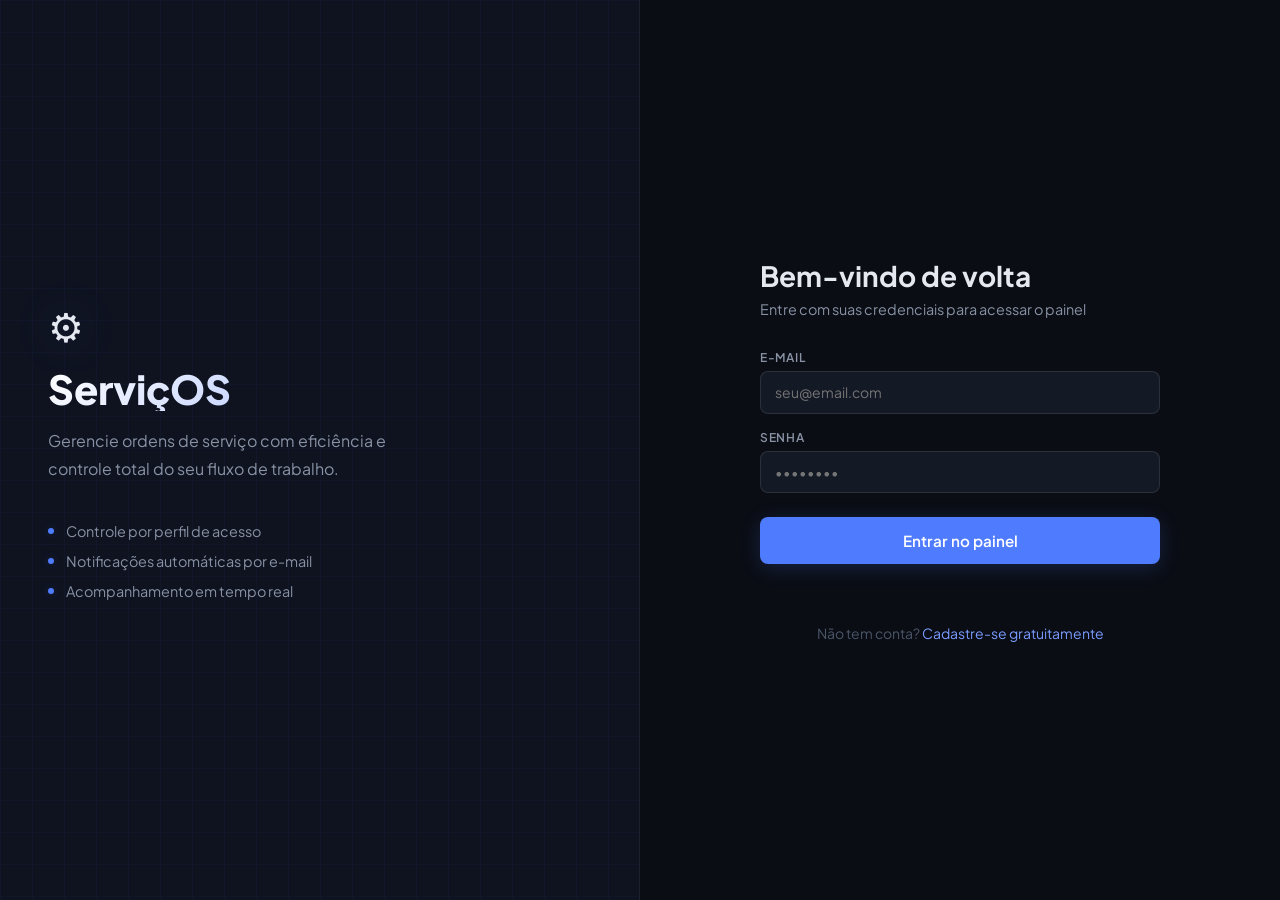
<file: front/index.html>
<!DOCTYPE html>
<html lang="pt-BR">
<head>
    <meta charset="UTF-8">
    <meta name="viewport" content="width=device-width, initial-scale=1.0">
    <title>Painel | ServiçOS</title>
    <link rel="preconnect" href="https://fonts.googleapis.com">
    <link rel="stylesheet" href="https://fonts.googleapis.com/css2?family=Plus+Jakarta+Sans:wght@300;400;500;600;700;800&family=JetBrains+Mono:wght@400;500&display=swap">
    <link rel="stylesheet" href="styles.css">
</head>
<body>

<!-- SIDEBAR -->
<aside class="sidebar">
    <div class="sidebar-logo">
        <span class="logo-icon">⚙</span>
        <span class="logo-text">ServiçOS</span>
    </div>
    <nav class="sidebar-nav">
        <a href="#" class="nav-item active">
            <span class="nav-icon">▦</span>
            <span>Dashboard</span>
        </a>
        <a href="#" class="nav-item" onclick="openModal(); return false;">
            <span class="nav-icon">＋</span>
            <span>Nova OS</span>
        </a>
    </nav>
    <div class="sidebar-footer">
        <div class="user-info">
            <div class="user-avatar" id="userAvatar">?</div>
            <div class="user-details">
                <span class="user-name" id="userNameDisplay">Carregando...</span>
                <span class="user-role" id="userRole">—</span>
            </div>
        </div>
        <button id="logoutBtn" class="logout-btn" title="Sair">⏻</button>
    </div>
</aside>

<!-- MAIN -->
<main class="main">

    <!-- TOP BAR -->
    <header class="topbar">
        <div>
            <h1 class="page-title">Ordens de Serviço</h1>
            <p class="page-sub">Gerencie e acompanhe todas as suas solicitações</p>
        </div>
        <button class="btn-new" id="open-modal-btn">
            <span>＋</span> Nova OS
        </button>
    </header>

    <!-- STATS -->
    <div class="stats-row" id="stats-row">
        <div class="stat-card">
            <span class="stat-label">Total</span>
            <span class="stat-value" id="stat-total">—</span>
        </div>
        <div class="stat-card stat-open">
            <span class="stat-label">Abertas</span>
            <span class="stat-value" id="stat-open">—</span>
        </div>
        <div class="stat-card stat-exec">
            <span class="stat-label">Em Execução</span>
            <span class="stat-value" id="stat-exec">—</span>
        </div>
        <div class="stat-card stat-done">
            <span class="stat-label">Concluídas</span>
            <span class="stat-value" id="stat-done">—</span>
        </div>
    </div>

    <!-- CARDS GRID -->
    <div class="cards-grid" id="ordens-list">
        <div class="loading-state">
            <div class="spinner"></div>
            <p>Carregando ordens...</p>
        </div>
    </div>

</main>

<!-- TOAST -->
<div id="toast" class="toast"></div>

<!-- MODAL -->
<div id="os-modal" class="modal-overlay">
    <div class="modal-box">
        <div class="modal-header">
            <h2 id="modal-title">Nova Ordem de Serviço</h2>
            <button class="modal-close" id="closeModal">&times;</button>
        </div>

        <form id="create-form">
            <input type="hidden" id="osId">

            <div class="field">
                <label for="titulo">Título</label>
                <input type="text" id="titulo" placeholder="Ex: Manutenção do servidor principal" required>
            </div>

            <div class="field-row">
                <div class="field">
                    <label for="categoria">Categoria</label>
                    <select id="categoria" required>
                        <option value="RECLAMACAO">🔴 Reclamação</option>
                        <option value="MANUTENCAO">🔧 Manutenção</option>
                        <option value="DUVIDA">💬 Dúvida</option>
                    </select>
                </div>
                <div class="field">
                    <label for="prioridade">Prioridade</label>
                    <select id="prioridade" required>
                        <option value="BAIXA">🟢 Baixa</option>
                        <option value="MEDIA">🟡 Média</option>
                        <option value="ALTA">🔴 Alta</option>
                    </select>
                </div>
            </div>

            <div class="field" id="status-group" style="display:none">
                <label for="status">Status</label>
                <select id="status">
                    <option value="ABERTO">Aberto</option>
                    <option value="EM_EXECUCAO">Em Execução</option>
                    <option value="CONCLUIDO">Concluído</option>
                </select>
            </div>

            <div class="field">
                <label for="descricao">Descrição</label>
                <textarea id="descricao" rows="3" placeholder="Descreva o problema com detalhes..."></textarea>
            </div>

            <div id="form-message" class="form-msg" style="display:none"></div>

            <div class="modal-actions">
                <button type="button" class="btn-cancel" onclick="closeModal()">Cancelar</button>
                <button type="submit" class="btn-submit" id="submit-btn">Criar OS</button>
            </div>
        </form>
    </div>
</div>

<!-- CONFIRM MODAL -->
<div id="confirm-modal" class="modal-overlay">
    <div class="modal-box modal-sm">
        <div class="modal-header">
            <h2>Confirmar exclusão</h2>
            <button class="modal-close" onclick="closeConfirm()">&times;</button>
        </div>
        <p class="confirm-text">Tem certeza que deseja excluir esta OS? Esta ação não pode ser desfeita.</p>
        <div class="modal-actions">
            <button class="btn-cancel" onclick="closeConfirm()">Cancelar</button>
            <button class="btn-danger" id="confirm-delete-btn">Excluir</button>
        </div>
    </div>
</div>

<script src="scripts.js"></script>
</body>
</html>
</file>
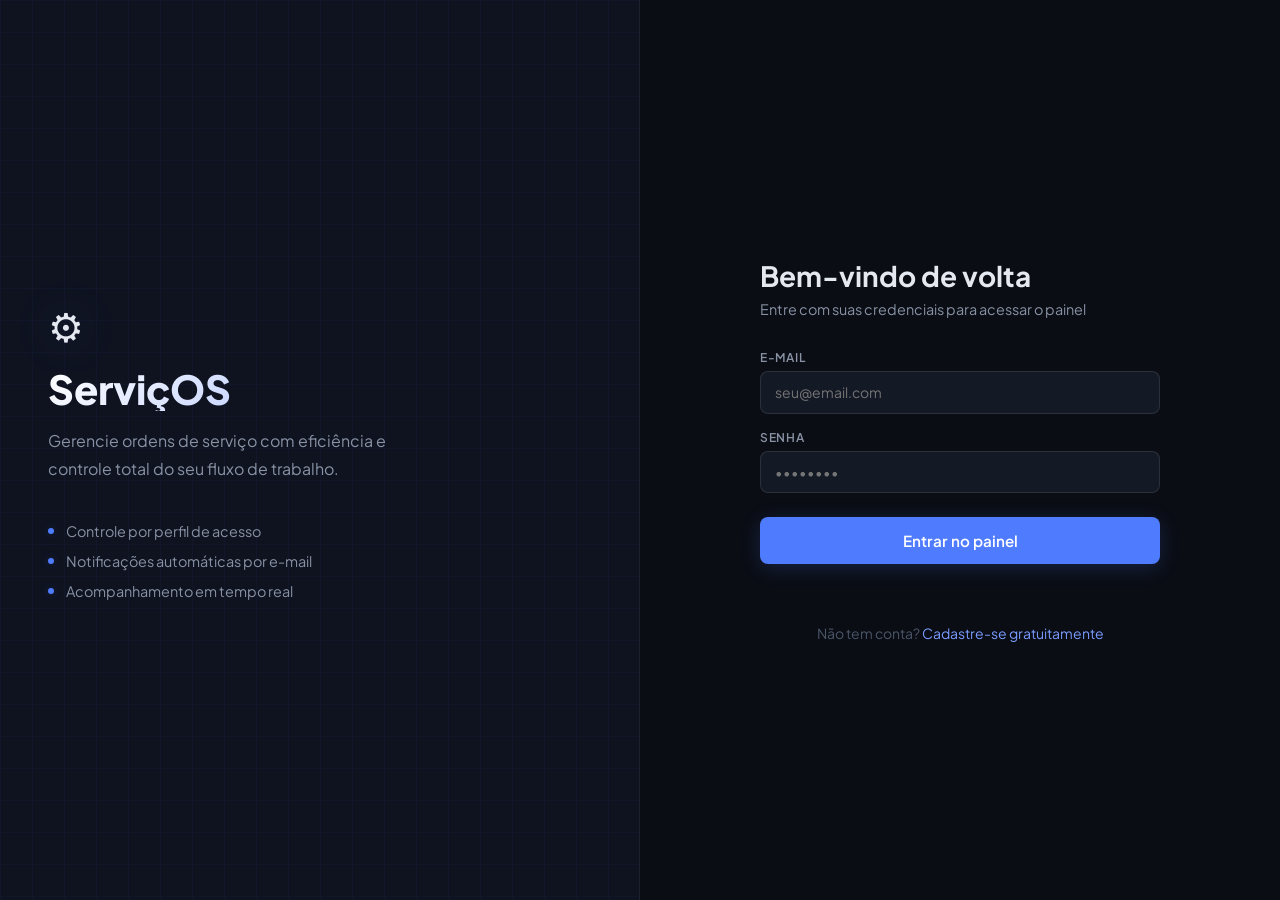
<file: front/login.html>
<!DOCTYPE html>
<html lang="pt-BR">
<head>
    <meta charset="UTF-8">
    <meta name="viewport" content="width=device-width, initial-scale=1.0">
    <title>Login | ServiçOS</title>
    <link rel="preconnect" href="https://fonts.googleapis.com">
    <link rel="stylesheet" href="https://fonts.googleapis.com/css2?family=Plus+Jakarta+Sans:wght@300;400;500;600;700;800&display=swap">
    <link rel="stylesheet" href="styles.css">
</head>
<body class="auth-page">

<div class="auth-split">

    <!-- LEFT PANEL -->
    <div class="auth-brand">
        <div class="brand-content">
            <div class="brand-logo">⚙</div>
            <h1 class="brand-title">ServiçOS</h1>
            <p class="brand-desc">Gerencie ordens de serviço com eficiência e controle total do seu fluxo de trabalho.</p>
            <div class="brand-features">
                <div class="feature-item">
                    <span class="feature-dot"></span>
                    <span>Controle por perfil de acesso</span>
                </div>
                <div class="feature-item">
                    <span class="feature-dot"></span>
                    <span>Notificações automáticas por e-mail</span>
                </div>
                <div class="feature-item">
                    <span class="feature-dot"></span>
                    <span>Acompanhamento em tempo real</span>
                </div>
            </div>
        </div>
        <div class="brand-grid"></div>
    </div>

    <!-- RIGHT PANEL -->
    <div class="auth-form-panel">
        <div class="auth-form-wrap">
            <div class="auth-header">
                <h2>Bem-vindo de volta</h2>
                <p>Entre com suas credenciais para acessar o painel</p>
            </div>

            <form id="loginForm" method="post" action="#">
                <div class="field">
                    <label for="email">E-mail</label>
                    <input type="email" id="email" name="email" placeholder="seu@email.com" required autocomplete="email">
                </div>

                <div class="field">
                    <label for="senha">Senha</label>
                    <input type="password" id="senha" name="senha" placeholder="••••••••" required autocomplete="current-password">
                </div>

                <button type="submit" class="btn-auth">Entrar no painel</button>

                <div id="message" class="auth-message"></div>

                <p class="auth-link">Não tem conta? <a href="register.html">Cadastre-se gratuitamente</a></p>
            </form>
        </div>
    </div>

</div>

<script src="scripts.js"></script>
</body>
</html>
</file>
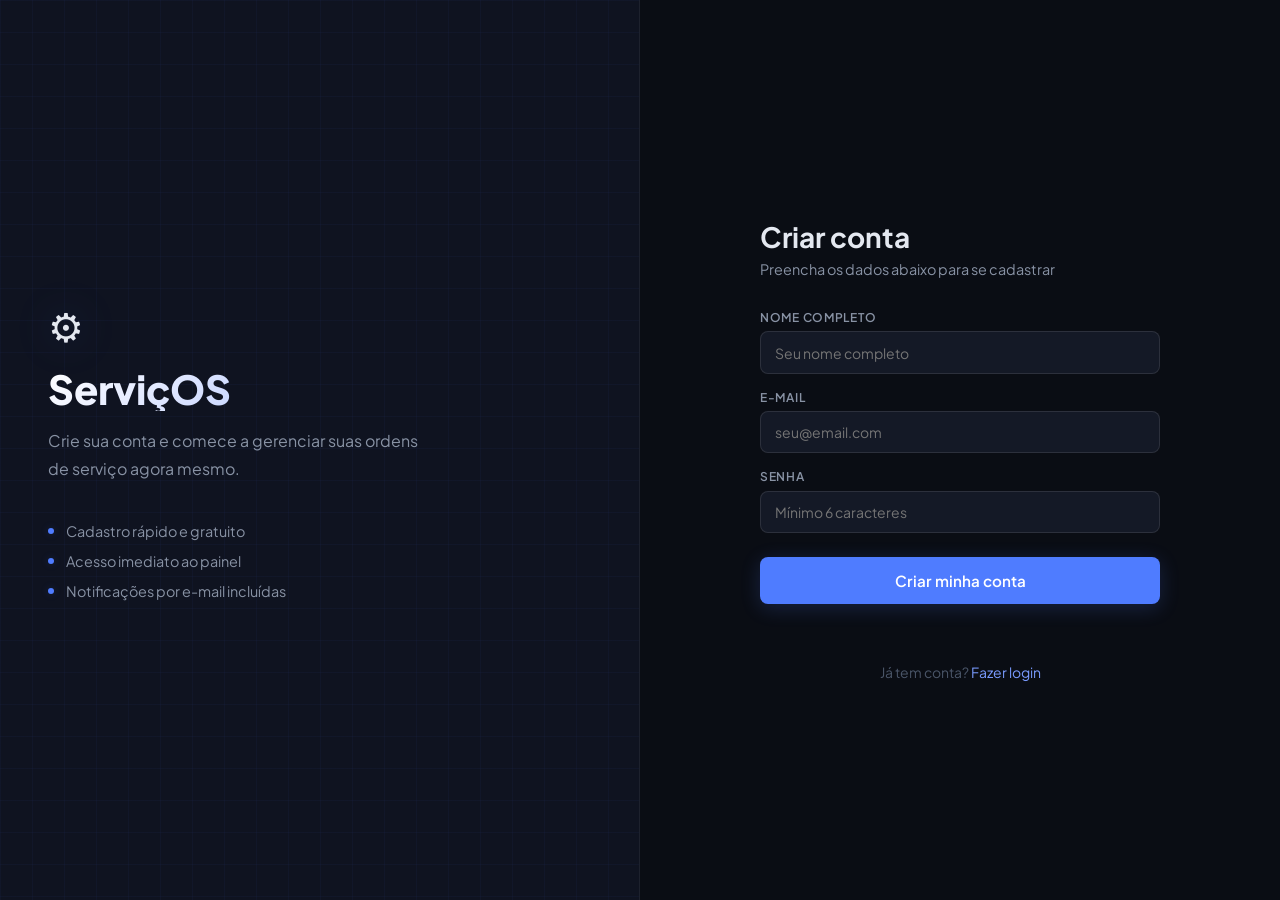
<file: front/register.html>
<!DOCTYPE html>
<html lang="pt-BR">
<head>
    <meta charset="UTF-8">
    <meta name="viewport" content="width=device-width, initial-scale=1.0">
    <title>Cadastro | ServiçOS</title>
    <link rel="preconnect" href="https://fonts.googleapis.com">
    <link rel="stylesheet" href="https://fonts.googleapis.com/css2?family=Plus+Jakarta+Sans:wght@300;400;500;600;700;800&display=swap">
    <link rel="stylesheet" href="styles.css">
</head>
<body class="auth-page">

<div class="auth-split">

    <!-- LEFT PANEL -->
    <div class="auth-brand">
        <div class="brand-content">
            <div class="brand-logo">⚙</div>
            <h1 class="brand-title">ServiçOS</h1>
            <p class="brand-desc">Crie sua conta e comece a gerenciar suas ordens de serviço agora mesmo.</p>
            <div class="brand-features">
                <div class="feature-item">
                    <span class="feature-dot"></span>
                    <span>Cadastro rápido e gratuito</span>
                </div>
                <div class="feature-item">
                    <span class="feature-dot"></span>
                    <span>Acesso imediato ao painel</span>
                </div>
                <div class="feature-item">
                    <span class="feature-dot"></span>
                    <span>Notificações por e-mail incluídas</span>
                </div>
            </div>
        </div>
        <div class="brand-grid"></div>
    </div>

    <!-- RIGHT PANEL -->
    <div class="auth-form-panel">
        <div class="auth-form-wrap">
            <div class="auth-header">
                <h2>Criar conta</h2>
                <p>Preencha os dados abaixo para se cadastrar</p>
            </div>

            <form id="registerForm" method="post" action="#">
                <div class="field">
                    <label for="registerNome">Nome completo</label>
                    <input type="text" id="registerNome" name="nome" placeholder="Seu nome completo" required>
                </div>

                <div class="field">
                    <label for="registerEmail">E-mail</label>
                    <input type="email" id="registerEmail" name="email" placeholder="seu@email.com" required>
                </div>

                <div class="field">
                    <label for="registerSenha">Senha</label>
                    <input type="password" id="registerSenha" name="senha" placeholder="Mínimo 6 caracteres" required>
                </div>

                <button type="submit" class="btn-auth">Criar minha conta</button>

                <div id="registerMessage" class="auth-message"></div>

                <p class="auth-link">Já tem conta? <a href="login.html">Fazer login</a></p>
            </form>
        </div>
    </div>

</div>

<script src="scripts.js"></script>
</body>
</html>
</file>
<file: front/styles.css>
@import url('https://fonts.googleapis.com/css2?family=Plus+Jakarta+Sans:wght@300;400;500;600;700;800&family=JetBrains+Mono:wght@400;500&display=swap');

/* =========================================================
   VARIABLES
   ========================================================= */
:root {
  --bg:          #0a0d14;
  --bg-2:        #0f1320;
  --bg-3:        #141926;
  --bg-4:        #1a2030;
  --border:      rgba(255,255,255,0.06);
  --border-2:    rgba(255,255,255,0.1);

  --accent:      #4f7cff;
  --accent-2:    #7a9bff;
  --accent-glow: rgba(79,124,255,0.2);

  --green:       #00d26a;
  --green-bg:    rgba(0,210,106,0.1);
  --yellow:      #ffb347;
  --yellow-bg:   rgba(255,179,71,0.1);
  --red:         #ff5b5b;
  --red-bg:      rgba(255,91,91,0.1);

  --text:        #e4e8f0;
  --text-2:      #8892a4;
  --text-3:      #4a5568;

  --sidebar-w:   240px;
  --radius:      12px;
  --radius-sm:   8px;
  --radius-lg:   16px;
}

/* =========================================================
   RESET
   ========================================================= */
*, *::before, *::after { box-sizing: border-box; margin: 0; padding: 0; }
html { scroll-behavior: smooth; }

body {
  font-family: 'Plus Jakarta Sans', sans-serif;
  background: var(--bg);
  color: var(--text);
  min-height: 100vh;
  -webkit-font-smoothing: antialiased;
}

a { color: var(--accent-2); text-decoration: none; }
a:hover { color: #fff; }

/* =========================================================
   AUTH PAGES
   ========================================================= */

.auth-page { background: var(--bg); }

.auth-split {
  display: grid;
  grid-template-columns: 1fr 1fr;
  min-height: 100vh;
}

/* Left brand panel */
.auth-brand {
  background: var(--bg-2);
  border-right: 1px solid var(--border);
  padding: 3rem;
  display: flex;
  flex-direction: column;
  justify-content: center;
  position: relative;
  overflow: hidden;
}

.brand-grid {
  position: absolute;
  inset: 0;
  background-image:
    linear-gradient(rgba(79,124,255,0.04) 1px, transparent 1px),
    linear-gradient(90deg, rgba(79,124,255,0.04) 1px, transparent 1px);
  background-size: 32px 32px;
  pointer-events: none;
}

.brand-content { position: relative; z-index: 1; }

.brand-logo {
  font-size: 2.5rem;
  margin-bottom: 1rem;
  display: block;
  filter: drop-shadow(0 0 20px var(--accent-glow));
}

.brand-title {
  font-size: 2.5rem;
  font-weight: 800;
  background: linear-gradient(135deg, #fff 0%, var(--accent-2) 100%);
  -webkit-background-clip: text;
  -webkit-text-fill-color: transparent;
  background-clip: text;
  margin-bottom: 1rem;
  line-height: 1.1;
}

.brand-desc {
  font-size: 1rem;
  color: var(--text-2);
  line-height: 1.7;
  margin-bottom: 2.5rem;
  max-width: 380px;
}

.brand-features { display: flex; flex-direction: column; gap: .75rem; }

.feature-item {
  display: flex;
  align-items: center;
  gap: .75rem;
  font-size: .9rem;
  color: var(--text-2);
}

.feature-dot {
  width: 6px;
  height: 6px;
  border-radius: 50%;
  background: var(--accent);
  box-shadow: 0 0 8px var(--accent-glow);
  flex-shrink: 0;
}

/* Right form panel */
.auth-form-panel {
  display: flex;
  align-items: center;
  justify-content: center;
  padding: 3rem 2rem;
}

.auth-form-wrap {
  width: 100%;
  max-width: 400px;
  animation: fadeUp .5s cubic-bezier(.22,1,.36,1) both;
}

.auth-header { margin-bottom: 2rem; }

.auth-header h2 {
  font-size: 1.75rem;
  font-weight: 700;
  color: var(--text);
  margin-bottom: .4rem;
}

.auth-header p {
  font-size: .9rem;
  color: var(--text-2);
}

.btn-auth {
  width: 100%;
  padding: .875rem;
  background: var(--accent);
  color: #fff;
  border: none;
  border-radius: var(--radius-sm);
  font-family: 'Plus Jakarta Sans', sans-serif;
  font-size: .95rem;
  font-weight: 600;
  cursor: pointer;
  transition: all .2s;
  margin-top: .5rem;
  box-shadow: 0 4px 20px var(--accent-glow);
}

.btn-auth:hover {
  background: var(--accent-2);
  transform: translateY(-1px);
  box-shadow: 0 8px 30px var(--accent-glow);
}

.auth-message {
  margin-top: 1rem;
  font-size: .85rem;
  text-align: center;
  min-height: 1.2rem;
}

.auth-link {
  text-align: center;
  margin-top: 1.5rem;
  font-size: .875rem;
  color: var(--text-3);
}

/* =========================================================
   DASHBOARD LAYOUT
   ========================================================= */

body:not(.auth-page) {
  display: flex;
  min-height: 100vh;
}

/* SIDEBAR */
.sidebar {
  width: var(--sidebar-w);
  background: var(--bg-2);
  border-right: 1px solid var(--border);
  display: flex;
  flex-direction: column;
  position: fixed;
  top: 0;
  left: 0;
  height: 100vh;
  z-index: 100;
  transition: transform .3s;
}

.sidebar-logo {
  display: flex;
  align-items: center;
  gap: .75rem;
  padding: 1.5rem 1.25rem;
  border-bottom: 1px solid var(--border);
}

.logo-icon {
  font-size: 1.4rem;
  filter: drop-shadow(0 0 10px var(--accent-glow));
}

.logo-text {
  font-size: 1.1rem;
  font-weight: 700;
  background: linear-gradient(135deg, #fff, var(--accent-2));
  -webkit-background-clip: text;
  -webkit-text-fill-color: transparent;
  background-clip: text;
}

.sidebar-nav {
  flex: 1;
  padding: 1.25rem .75rem;
  display: flex;
  flex-direction: column;
  gap: .25rem;
}

.nav-item {
  display: flex;
  align-items: center;
  gap: .75rem;
  padding: .65rem 1rem;
  border-radius: var(--radius-sm);
  color: var(--text-2);
  font-size: .875rem;
  font-weight: 500;
  transition: all .2s;
  text-decoration: none;
}

.nav-item:hover {
  background: var(--bg-4);
  color: var(--text);
}

.nav-item.active {
  background: var(--accent-glow);
  color: var(--accent-2);
  border: 1px solid rgba(79,124,255,0.2);
}

.nav-icon { font-size: 1rem; width: 20px; text-align: center; }

.sidebar-footer {
  padding: 1rem .75rem;
  border-top: 1px solid var(--border);
  display: flex;
  align-items: center;
  gap: .75rem;
}

.user-info {
  display: flex;
  align-items: center;
  gap: .75rem;
  flex: 1;
  min-width: 0;
}

.user-avatar {
  width: 34px;
  height: 34px;
  border-radius: 50%;
  background: var(--accent-glow);
  border: 1px solid rgba(79,124,255,0.3);
  display: flex;
  align-items: center;
  justify-content: center;
  font-size: .8rem;
  font-weight: 700;
  color: var(--accent-2);
  flex-shrink: 0;
}

.user-details {
  display: flex;
  flex-direction: column;
  min-width: 0;
}

.user-name {
  font-size: .8rem;
  font-weight: 600;
  color: var(--text);
  white-space: nowrap;
  overflow: hidden;
  text-overflow: ellipsis;
}

.user-role {
  font-size: .7rem;
  color: var(--text-3);
  text-transform: uppercase;
  letter-spacing: .04em;
}

.logout-btn {
  background: transparent;
  border: 1px solid var(--border-2);
  color: var(--text-2);
  width: 32px;
  height: 32px;
  border-radius: var(--radius-sm);
  cursor: pointer;
  font-size: 1rem;
  display: flex;
  align-items: center;
  justify-content: center;
  flex-shrink: 0;
  transition: all .2s;
}

.logout-btn:hover {
  border-color: var(--red);
  color: var(--red);
  background: var(--red-bg);
}

/* MAIN */
.main {
  margin-left: var(--sidebar-w);
  flex: 1;
  padding: 2rem;
  min-height: 100vh;
}

/* TOP BAR */
.topbar {
  display: flex;
  align-items: flex-start;
  justify-content: space-between;
  margin-bottom: 2rem;
  gap: 1rem;
}

.page-title {
  font-size: 1.5rem;
  font-weight: 700;
  color: var(--text);
}

.page-sub {
  font-size: .85rem;
  color: var(--text-2);
  margin-top: .2rem;
}

.btn-new {
  display: inline-flex;
  align-items: center;
  gap: .5rem;
  padding: .65rem 1.25rem;
  background: var(--accent);
  color: #fff;
  border: none;
  border-radius: var(--radius-sm);
  font-family: 'Plus Jakarta Sans', sans-serif;
  font-size: .875rem;
  font-weight: 600;
  cursor: pointer;
  white-space: nowrap;
  transition: all .2s;
  box-shadow: 0 4px 16px var(--accent-glow);
  flex-shrink: 0;
}

.btn-new:hover {
  background: var(--accent-2);
  transform: translateY(-1px);
  box-shadow: 0 6px 24px var(--accent-glow);
}

/* STATS */
.stats-row {
  display: grid;
  grid-template-columns: repeat(4, 1fr);
  gap: 1rem;
  margin-bottom: 2rem;
}

.stat-card {
  background: var(--bg-2);
  border: 1px solid var(--border);
  border-radius: var(--radius);
  padding: 1.25rem 1.5rem;
  display: flex;
  flex-direction: column;
  gap: .4rem;
  transition: border-color .2s;
}

.stat-card:hover { border-color: var(--border-2); }

.stat-label {
  font-size: .75rem;
  color: var(--text-3);
  text-transform: uppercase;
  letter-spacing: .06em;
  font-weight: 600;
}

.stat-value {
  font-size: 2rem;
  font-weight: 800;
  color: var(--text);
  font-family: 'JetBrains Mono', monospace;
  line-height: 1;
}

.stat-open  { border-left: 3px solid var(--green); }
.stat-open .stat-value  { color: var(--green); }
.stat-exec  { border-left: 3px solid var(--yellow); }
.stat-exec .stat-value  { color: var(--yellow); }
.stat-done  { border-left: 3px solid var(--accent); }
.stat-done .stat-value  { color: var(--accent-2); }

/* CARDS GRID */
.cards-grid {
  display: grid;
  grid-template-columns: repeat(auto-fill, minmax(300px, 1fr));
  gap: 1rem;
}

.os-card {
  background: var(--bg-2);
  border: 1px solid var(--border);
  border-radius: var(--radius);
  padding: 1.25rem;
  display: flex;
  flex-direction: column;
  gap: .75rem;
  transition: all .2s;
  animation: fadeUp .4s cubic-bezier(.22,1,.36,1) both;
}

.os-card:hover {
  border-color: var(--border-2);
  transform: translateY(-2px);
  box-shadow: 0 8px 32px rgba(0,0,0,0.3);
}

.card-top {
  display: flex;
  align-items: flex-start;
  justify-content: space-between;
  gap: .5rem;
}

.card-title {
  font-size: .95rem;
  font-weight: 600;
  color: var(--text);
  line-height: 1.4;
  flex: 1;
}

.card-badges {
  display: flex;
  flex-wrap: wrap;
  gap: .4rem;
}

.badge {
  display: inline-flex;
  align-items: center;
  padding: .2rem .6rem;
  border-radius: 99px;
  font-size: .7rem;
  font-weight: 600;
  letter-spacing: .02em;
  white-space: nowrap;
}

.badge-open   { background: var(--green-bg);  color: var(--green);    border: 1px solid rgba(0,210,106,0.2); }
.badge-exec   { background: var(--yellow-bg); color: var(--yellow);   border: 1px solid rgba(255,179,71,0.2); }
.badge-done   { background: var(--accent-glow); color: var(--accent-2); border: 1px solid rgba(79,124,255,0.2); }
.badge-low    { background: var(--green-bg);  color: var(--green);    border: 1px solid rgba(0,210,106,0.2); }
.badge-mid    { background: var(--yellow-bg); color: var(--yellow);   border: 1px solid rgba(255,179,71,0.2); }
.badge-high   { background: var(--red-bg);    color: var(--red);      border: 1px solid rgba(255,91,91,0.2); }

.card-meta {
  font-size: .78rem;
  color: var(--text-3);
  display: flex;
  align-items: center;
  gap: .4rem;
}

.card-desc {
  font-size: .82rem;
  color: var(--text-2);
  line-height: 1.5;
  display: -webkit-box;
  -webkit-line-clamp: 2;
  -webkit-box-orient: vertical;
  overflow: hidden;
}

.card-actions {
  display: flex;
  gap: .5rem;
  margin-top: .25rem;
  padding-top: .75rem;
  border-top: 1px solid var(--border);
}

.card-btn {
  flex: 1;
  padding: .45rem;
  background: var(--bg-4);
  border: 1px solid var(--border);
  border-radius: var(--radius-sm);
  color: var(--text-2);
  font-size: .78rem;
  font-weight: 500;
  cursor: pointer;
  transition: all .2s;
  font-family: 'Plus Jakarta Sans', sans-serif;
  display: flex;
  align-items: center;
  justify-content: center;
  gap: .3rem;
}

.card-btn:hover { background: var(--bg-3); color: var(--text); border-color: var(--border-2); }
.card-btn.advance:hover { border-color: var(--green); color: var(--green); background: var(--green-bg); }
.card-btn.edit:hover    { border-color: var(--accent); color: var(--accent-2); background: var(--accent-glow); }
.card-btn.delete:hover  { border-color: var(--red); color: var(--red); background: var(--red-bg); }

/* STATES */
.loading-state, .empty-state {
  grid-column: 1 / -1;
  display: flex;
  flex-direction: column;
  align-items: center;
  justify-content: center;
  gap: 1rem;
  padding: 4rem 2rem;
  color: var(--text-3);
  font-size: .9rem;
}

.spinner {
  width: 36px;
  height: 36px;
  border: 2px solid var(--border-2);
  border-top-color: var(--accent);
  border-radius: 50%;
  animation: spin .7s linear infinite;
}

/* =========================================================
   MODAL
   ========================================================= */

.modal-overlay {
  display: none;
  position: fixed;
  inset: 0;
  background: rgba(5,8,16,0.85);
  backdrop-filter: blur(8px);
  z-index: 200;
  align-items: center;
  justify-content: center;
  padding: 1rem;
}

.modal-overlay.open { display: flex; }

.modal-box {
  background: var(--bg-2);
  border: 1px solid var(--border-2);
  border-radius: var(--radius-lg);
  width: 100%;
  max-width: 500px;
  max-height: 90vh;
  overflow-y: auto;
  animation: fadeUp .3s cubic-bezier(.22,1,.36,1) both;
  box-shadow: 0 24px 80px rgba(0,0,0,0.5);
}

.modal-sm { max-width: 380px; padding: 1.5rem; }
.modal-sm .confirm-text { color: var(--text-2); font-size: .9rem; line-height: 1.6; margin: 1rem 0 1.5rem; }

.modal-header {
  display: flex;
  align-items: center;
  justify-content: space-between;
  padding: 1.5rem 1.5rem 0;
  margin-bottom: 1.25rem;
}

.modal-header h2 { font-size: 1.1rem; font-weight: 700; }

.modal-close {
  background: none;
  border: none;
  color: var(--text-3);
  font-size: 1.4rem;
  cursor: pointer;
  padding: 0;
  line-height: 1;
  transition: color .2s;
}
.modal-close:hover { color: var(--text); }

#create-form { padding: 0 1.5rem 1.5rem; }

.modal-actions {
  display: flex;
  gap: .75rem;
  margin-top: 1.25rem;
}

.btn-cancel {
  flex: 1;
  padding: .7rem;
  background: var(--bg-4);
  border: 1px solid var(--border-2);
  color: var(--text-2);
  border-radius: var(--radius-sm);
  font-family: 'Plus Jakarta Sans', sans-serif;
  font-size: .875rem;
  font-weight: 500;
  cursor: pointer;
  transition: all .2s;
}
.btn-cancel:hover { color: var(--text); background: var(--bg-3); }

.btn-submit {
  flex: 2;
  padding: .7rem;
  background: var(--accent);
  border: none;
  color: #fff;
  border-radius: var(--radius-sm);
  font-family: 'Plus Jakarta Sans', sans-serif;
  font-size: .875rem;
  font-weight: 600;
  cursor: pointer;
  transition: all .2s;
  box-shadow: 0 4px 16px var(--accent-glow);
}
.btn-submit:hover { background: var(--accent-2); }
.btn-submit:disabled { opacity: .6; cursor: not-allowed; }

.btn-danger {
  flex: 2;
  padding: .7rem;
  background: var(--red);
  border: none;
  color: #fff;
  border-radius: var(--radius-sm);
  font-family: 'Plus Jakarta Sans', sans-serif;
  font-size: .875rem;
  font-weight: 600;
  cursor: pointer;
  transition: all .2s;
}
.btn-danger:hover { opacity: .85; }

.form-msg {
  padding: .6rem 1rem;
  border-radius: var(--radius-sm);
  font-size: .82rem;
  margin-top: .75rem;
}
.form-msg.error   { background: var(--red-bg);    color: var(--red);    border: 1px solid rgba(255,91,91,0.2); }
.form-msg.success { background: var(--green-bg);  color: var(--green);  border: 1px solid rgba(0,210,106,0.2); }

/* =========================================================
   FORM FIELDS
   ========================================================= */

.field { margin-bottom: 1rem; }

.field label {
  display: block;
  font-size: .75rem;
  font-weight: 600;
  color: var(--text-2);
  text-transform: uppercase;
  letter-spacing: .06em;
  margin-bottom: .4rem;
}

.field input,
.field select,
.field textarea {
  width: 100%;
  background: var(--bg-3);
  border: 1px solid var(--border-2);
  border-radius: var(--radius-sm);
  padding: .7rem .9rem;
  color: var(--text);
  font-family: 'Plus Jakarta Sans', sans-serif;
  font-size: .875rem;
  outline: none;
  transition: border-color .2s, box-shadow .2s;
  resize: vertical;
}

.field input:focus,
.field select:focus,
.field textarea:focus {
  border-color: var(--accent);
  box-shadow: 0 0 0 3px var(--accent-glow);
}

.field select {
  appearance: none;
  background-image: url("data:image/svg+xml,%3Csvg xmlns='http://www.w3.org/2000/svg' width='12' height='8'%3E%3Cpath d='M1 1l5 5 5-5' stroke='%234a5568' stroke-width='1.5' fill='none' stroke-linecap='round'/%3E%3C/svg%3E");
  background-repeat: no-repeat;
  background-position: right .9rem center;
  padding-right: 2.25rem;
  cursor: pointer;
}

.field select option { background: var(--bg-3); }

.field-row {
  display: grid;
  grid-template-columns: 1fr 1fr;
  gap: 1rem;
}

/* =========================================================
   TOAST
   ========================================================= */

.toast {
  position: fixed;
  bottom: 1.5rem;
  right: 1.5rem;
  background: var(--bg-3);
  border: 1px solid var(--border-2);
  color: var(--text);
  padding: .75rem 1.25rem;
  border-radius: var(--radius);
  font-size: .875rem;
  font-weight: 500;
  box-shadow: 0 8px 32px rgba(0,0,0,0.4);
  z-index: 999;
  opacity: 0;
  transform: translateY(12px);
  transition: opacity .3s, transform .3s;
  pointer-events: none;
  max-width: 320px;
}

.toast.show { opacity: 1; transform: translateY(0); }
.toast.error { border-color: rgba(255,91,91,0.4); color: var(--red); }
.toast.success { border-color: rgba(0,210,106,0.3); color: var(--green); }

/* =========================================================
   ANIMATIONS
   ========================================================= */

@keyframes fadeUp {
  from { opacity: 0; transform: translateY(16px); }
  to   { opacity: 1; transform: translateY(0); }
}

@keyframes spin {
  to { transform: rotate(360deg); }
}

/* =========================================================
   SCROLLBAR
   ========================================================= */

::-webkit-scrollbar { width: 5px; }
::-webkit-scrollbar-track { background: transparent; }
::-webkit-scrollbar-thumb { background: var(--bg-4); border-radius: 99px; }

/* =========================================================
   RESPONSIVE
   ========================================================= */

/* Tablet */
@media (max-width: 1024px) {
  .stats-row { grid-template-columns: repeat(2, 1fr); }
}

/* Mobile */
@media (max-width: 768px) {
  /* Auth */
  .auth-split { grid-template-columns: 1fr; }
  .auth-brand { display: none; }
  .auth-form-panel { padding: 2rem 1.5rem; }

  /* Sidebar vira bottom nav */
  .sidebar {
    width: 100%;
    height: auto;
    top: auto;
    bottom: 0;
    left: 0;
    flex-direction: row;
    border-right: none;
    border-top: 1px solid var(--border);
  }

  .sidebar-logo { display: none; }

  .sidebar-nav {
    flex-direction: row;
    flex: 1;
    padding: .5rem;
    justify-content: center;
    gap: .5rem;
  }

  .nav-item { flex-direction: column; gap: .2rem; font-size: .65rem; padding: .5rem .75rem; }
  .nav-icon { font-size: .9rem; }

  .sidebar-footer {
    padding: .5rem;
    border-top: none;
    border-left: 1px solid var(--border);
  }

  .user-details { display: none; }
  .user-name, .user-role { display: none; }

  .main {
    margin-left: 0;
    margin-bottom: 70px;
    padding: 1.25rem 1rem;
  }

  .topbar { flex-wrap: wrap; }
  .btn-new { width: 100%; justify-content: center; }

  .stats-row { grid-template-columns: repeat(2, 1fr); gap: .75rem; }
  .stat-value { font-size: 1.5rem; }

  .cards-grid { grid-template-columns: 1fr; }

  .field-row { grid-template-columns: 1fr; gap: 0; }

  .modal-box { max-height: 85vh; }
}

@media (max-width: 480px) {
  .stats-row { grid-template-columns: 1fr 1fr; }
  .stat-card { padding: 1rem; }
  .toast { left: 1rem; right: 1rem; }
}
</file>
